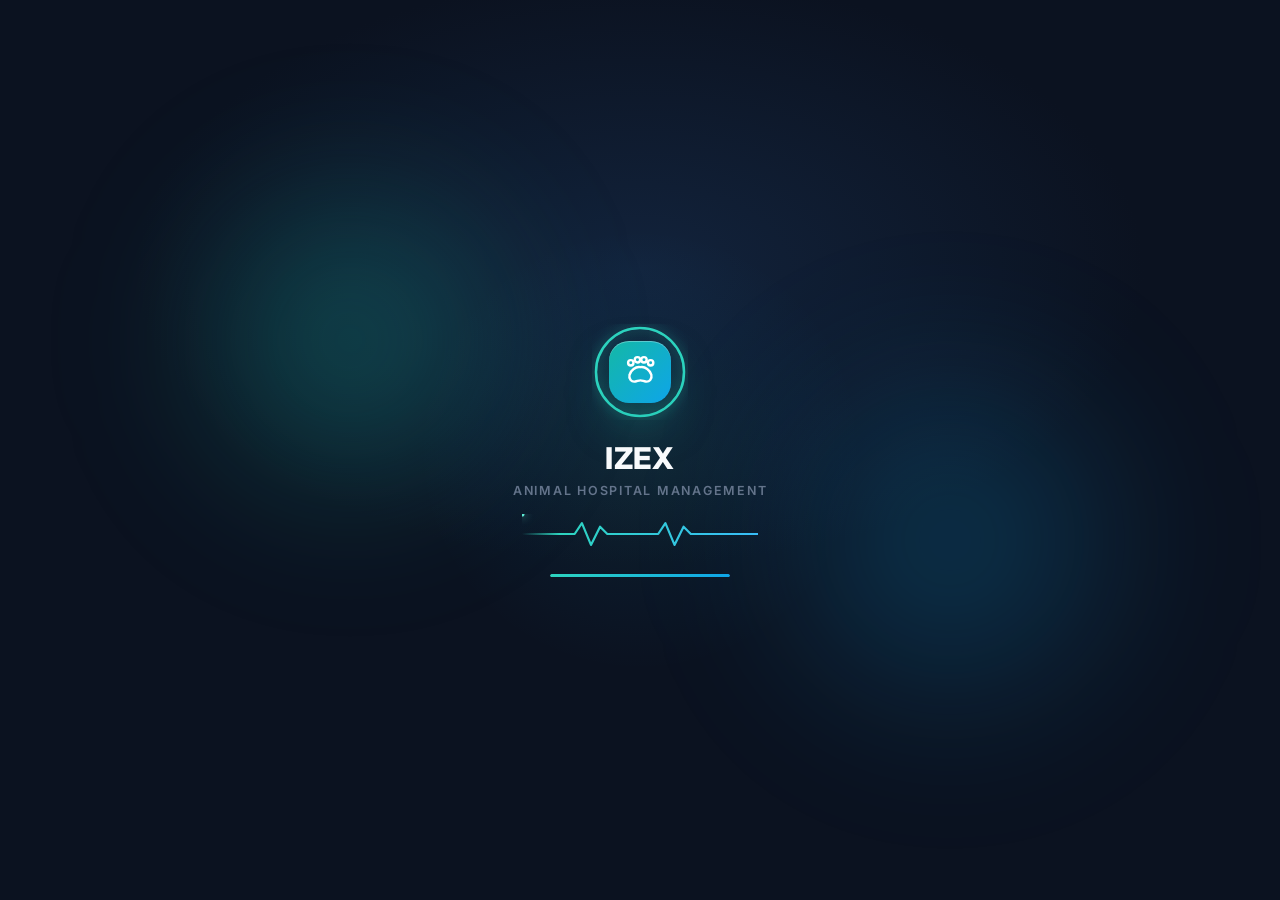
<file: index.html>
<!doctype html>
<html lang="en">
<head>
<meta charset="utf-8">
<meta name="viewport" content="width=device-width, initial-scale=1">
<title>IZEX — Animal Hospital Management</title>
<link rel="icon" type="image/svg+xml" href="favicon.svg">
<link rel="preconnect" href="https://fonts.googleapis.com">
<link rel="preconnect" href="https://fonts.gstatic.com" crossorigin>
<link href="https://fonts.googleapis.com/css2?family=Inter:wght@400;500;600;700;800&display=swap" rel="stylesheet">
<link rel="stylesheet" href="css/styles.css">
</head>
<body>

  <!-- Splash / opening animation -->
  <div class="splash" id="splash" aria-hidden="true">
    <div class="splash-glow"></div>
    <div class="splash-orb orb-a"></div>
    <div class="splash-orb orb-b"></div>
    <div class="splash-inner">
      <div class="splash-emblem">
        <span class="splash-pulse"></span>
        <svg class="splash-ring" viewBox="0 0 96 96" fill="none" aria-hidden="true">
          <circle class="ring-track" cx="48" cy="48" r="44"/>
          <circle class="ring-draw" cx="48" cy="48" r="44" pathLength="100"/>
        </svg>
        <div class="splash-logo">
          <svg viewBox="0 0 24 24" fill="none" stroke="currentColor" stroke-width="1.7" stroke-linecap="round" stroke-linejoin="round">
            <circle cx="5.5" cy="5.5" r="1.9"/><circle cx="10.2" cy="3.4" r="1.9"/><circle cx="14.8" cy="3.4" r="1.9"/><circle cx="19.5" cy="5.5" r="1.9"/>
            <path d="M12.3 8.6c-3.3-.7-6.9 2.2-7.7 5.4-.7 2.9 1.4 5.2 4.1 4.7 1.3-.2 2.4-.8 3.6-.8s2.3.6 3.6.8c2.7.5 4.8-1.8 4.1-4.7-.8-3.2-4.4-6.1-7.7-5.4Z"/>
          </svg>
        </div>
      </div>
      <div class="splash-name"><span>I</span><span>Z</span><span>E</span><span>X</span></div>
      <div class="splash-sub">Animal Hospital Management</div>
      <svg class="splash-ecg" viewBox="0 0 260 44" fill="none" preserveAspectRatio="none" aria-hidden="true">
        <defs>
          <linearGradient id="ecgGrad" x1="0" y1="0" x2="1" y2="0">
            <stop offset="0" stop-color="#2dd4bf" stop-opacity="0"/>
            <stop offset=".16" stop-color="#2dd4bf"/>
            <stop offset="1" stop-color="#38bdf8"/>
          </linearGradient>
        </defs>
        <path class="ecg-path" pathLength="100" d="M0 22 H58 L66 10 L76 34 L86 14 L94 22 H150 L158 10 L168 34 L178 14 L186 22 H260"
          stroke="url(#ecgGrad)" stroke-width="2.4" stroke-linecap="round" stroke-linejoin="round"/>
        <circle class="ecg-dot" cx="0" cy="0" r="2.8" fill="#5eead4">
          <animateMotion dur="1.7s" begin="2.05s" repeatCount="indefinite"
            path="M0 22 H58 L66 10 L76 34 L86 14 L94 22 H150 L158 10 L168 34 L178 14 L186 22 H260"/>
        </circle>
      </svg>
      <div class="splash-bar"><span></span></div>
    </div>
  </div>

  <!-- Route progress -->
  <div class="route-progress" id="routeProgress"></div>

  <!-- App shell -->
  <div class="app">
    <aside class="sidebar" id="sidebar"></aside>
    <div class="main">
      <header class="topbar" id="topbar"></header>
      <main class="content" id="content" tabindex="-1"></main>
    </div>
  </div>

  <!-- Overlays -->
  <div id="overlay-root"></div>
  <div id="toast-root" class="toast-root"></div>

  <script src="js/icons.js"></script>
  <script src="js/data.js"></script>
  <script src="js/store.js"></script>
  <script src="js/ui.js"></script>
  <script src="js/charts.js"></script>
  <script src="js/actions.js"></script>
  <script src="js/views/dashboard.js"></script>
  <script src="js/views/appointments.js"></script>
  <script src="js/views/clients.js"></script>
  <script src="js/views/patients.js"></script>
  <script src="js/views/records.js"></script>
  <script src="js/views/prescriptions.js"></script>
  <script src="js/views/inventory.js"></script>
  <script src="js/views/billing.js"></script>
  <script src="js/views/reports.js"></script>
  <script src="js/router.js"></script>
  <script src="js/app.js"></script>
</body>
</html>
</file>
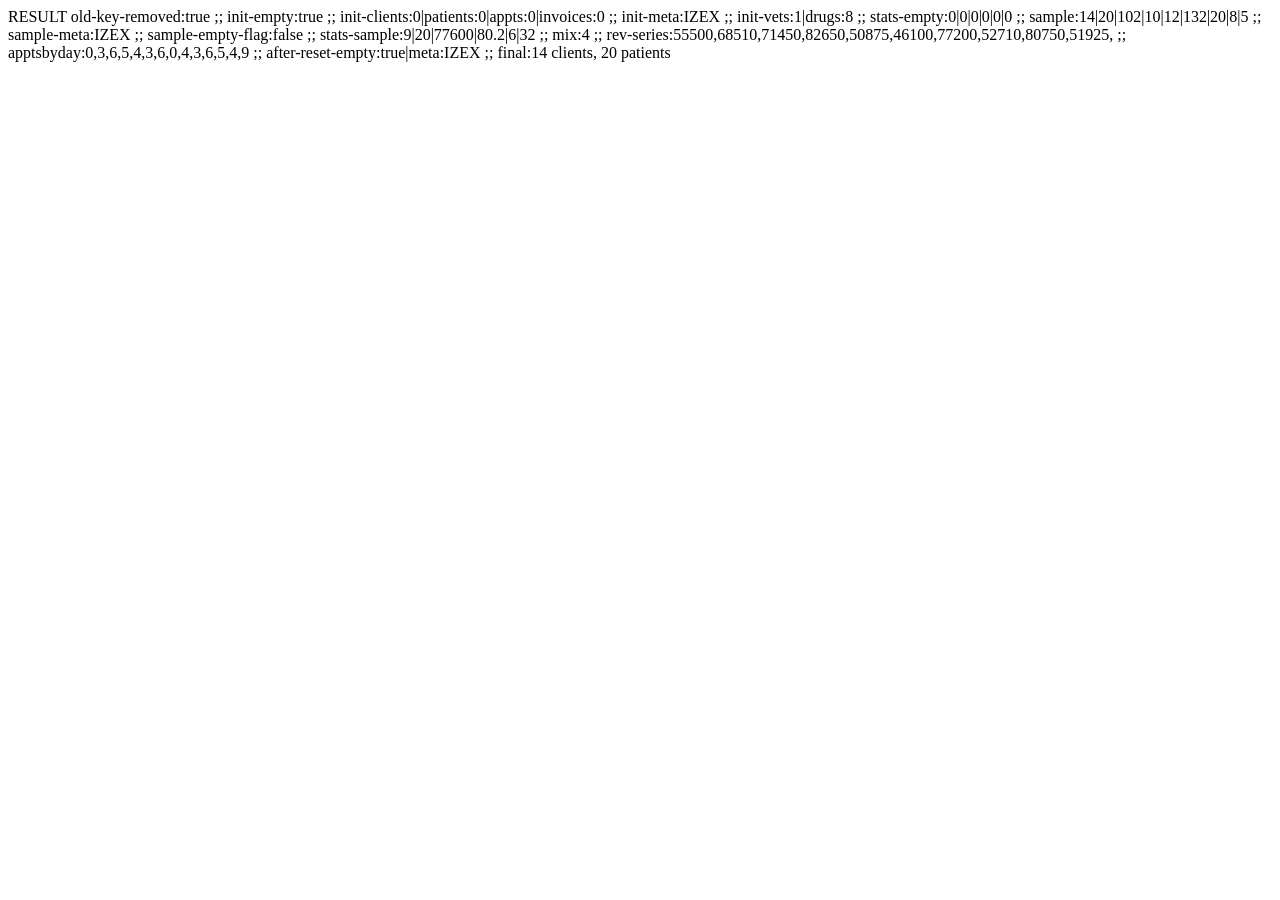
<file: _probe.html>
<!doctype html>
<html>
<head><meta charset="utf-8"><title>probe</title></head>
<body>
<div id="out">working</div>
<script src="js/data.js"></script>
<script src="js/store.js"></script>
<script>
try {
  var t = [];

  /* simulate a browser that still holds the old demo database */
  localStorage.clear();
  localStorage.setItem("vethms.db.v1", '{"clients":[{"id":"C-1"}],"patients":[{"id":"P-1"}]}');

  Store.init();
  t.push("old-key-removed:" + (localStorage.getItem("vethms.db.v1") === null));
  t.push("init-empty:" + Store.isEmpty());
  t.push("init-clients:" + Store.db.clients.length + "|patients:" + Store.db.patients.length + "|appts:" + Store.db.appointments.length + "|invoices:" + Store.db.invoices.length);
  t.push("init-meta:" + Store.db.meta.hospital);
  t.push("init-vets:" + Store.db.vets.length + "|drugs:" + Store.db.drugs.length);

  var s0 = Store.stats();
  t.push("stats-empty:" + s0.apptsToday + "|" + s0.patientsActive + "|" + s0.revenue30 + "|" + s0.revenueDelta + "|" + s0.lowStock + "|" + s0.overdue);

  Store.loadSample();
  var d = Store.db;
  t.push("sample:" + d.clients.length + "|" + d.patients.length + "|" + d.appointments.length + "|" + d.encounters.length + "|" + d.prescriptions.length + "|" + d.invoices.length + "|" + d.inventory.length + "|" + d.activity.length + "|" + d.notifications.length);
  t.push("sample-meta:" + d.meta.hospital);
  t.push("sample-empty-flag:" + Store.isEmpty());

  var s = Store.stats();
  t.push("stats-sample:" + s.apptsToday + "|" + s.patientsActive + "|" + s.revenue30 + "|" + s.revenueDelta + "|" + s.lowStock + "|" + s.overdue);
  t.push("mix:" + Store.speciesMix().length);
  t.push("rev-series:" + Store.revenueSeries(12).values.join(",").slice(0, 60));
  t.push("apptsbyday:" + Store.apptsByDay(14).values.join(","));

  Store.reset();
  t.push("after-reset-empty:" + Store.isEmpty() + "|meta:" + Store.db.meta.hospital);

  /* leave sample data in storage for the visual screenshot */
  Store.loadSample();
  t.push("final:" + Store.db.clients.length + " clients, " + Store.db.patients.length + " patients");

  document.getElementById("out").textContent = "RESULT " + t.join(" ;; ");
} catch (e) {
  document.getElementById("out").textContent = "ERROR " + (e && e.message ? e.message : String(e));
}
</script>
</body>
</html>
</file>
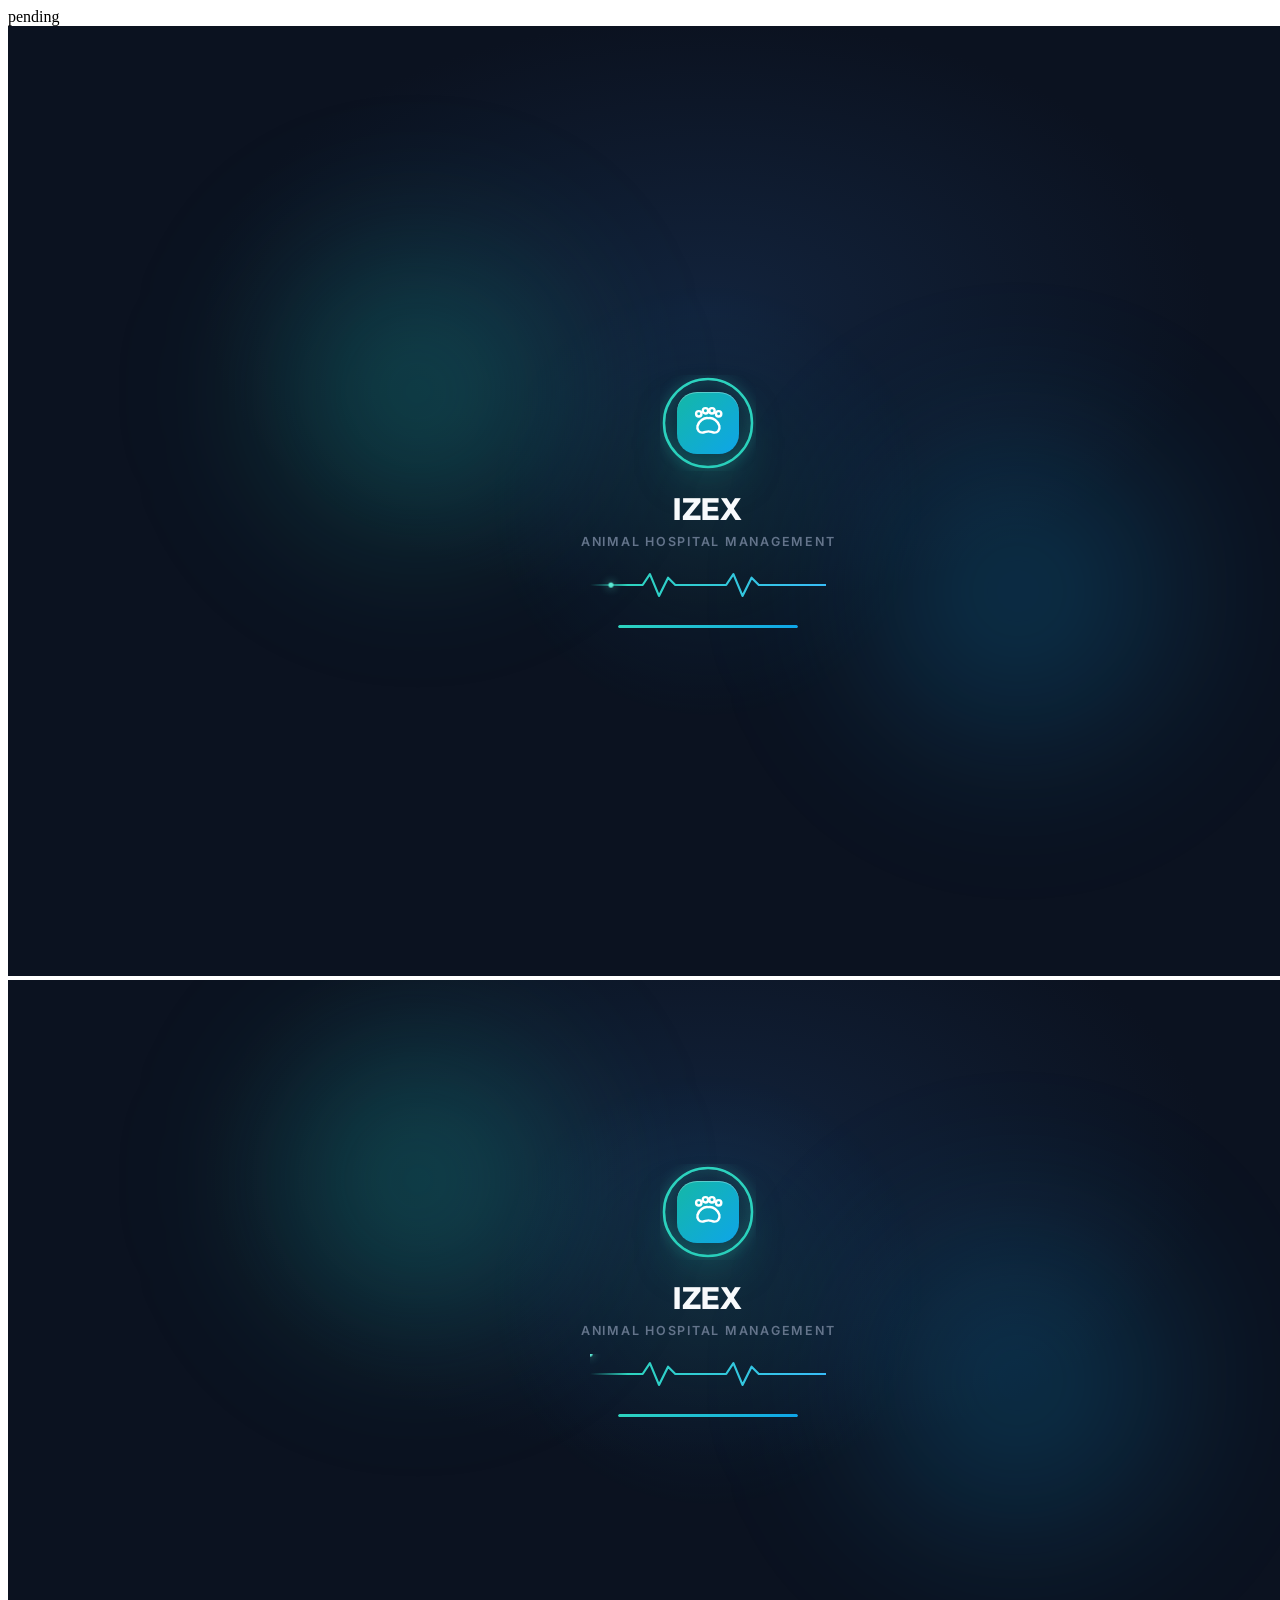
<file: _probe2.html>
<!doctype html>
<html>
<head><meta charset="utf-8"><title>probe2</title></head>
<body>
<div id="out">pending</div>
<iframe id="fr1" src="index.html" style="width:1400px;height:950px;border:0"></iframe>
<iframe id="fr2" src="index.html" style="width:1400px;height:620px;border:0"></iframe>
<script>
function measure(id) {
  var d = document.getElementById(id).contentDocument;
  var foot = d.querySelector(".sidebar-foot");
  var acts = d.querySelectorAll(".side-action");
  var last = acts[acts.length - 1];
  var winH = d.defaultView.innerHeight;
  var r = foot.getBoundingClientRect();
  var r2 = last.getBoundingClientRect();
  return "footTop=" + Math.round(r.top) + " footH=" + Math.round(r.height) +
    " winH=" + winH + " lastBottom=" + Math.round(r2.bottom) +
    " clipped=" + (r2.bottom > winH) + " text='" + last.textContent.trim() + "'";
}
setTimeout(function () {
  try {
    document.getElementById("out").textContent =
      "GEOM950 " + measure("fr1") + " ;; GEOM620 " + measure("fr2");
  } catch (e) {
    document.getElementById("out").textContent = "GEOMERR " + e.message;
  }
}, 5000);
</script>
</body>
</html>
</file>
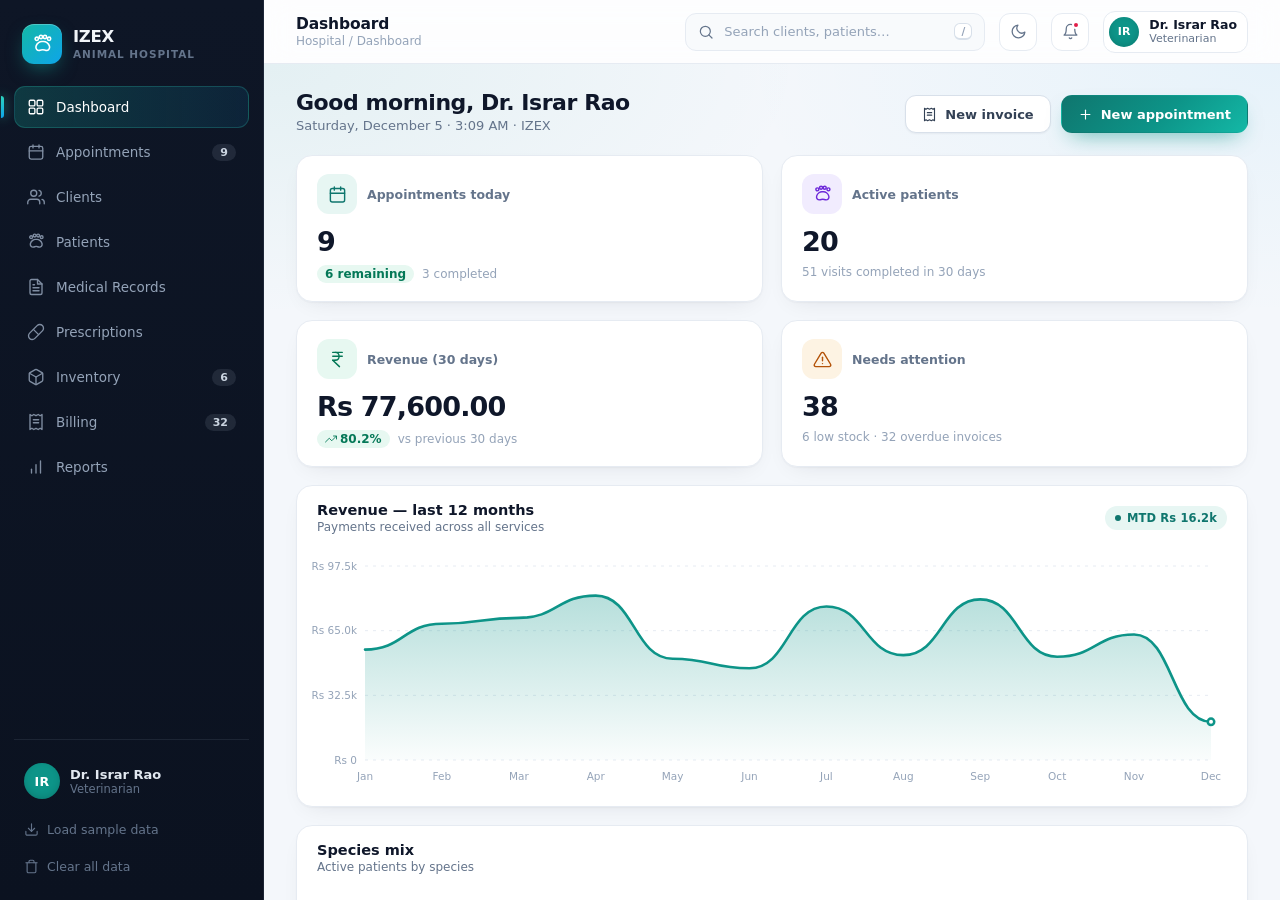
<file: _probe3.html>
<!doctype html>
<html lang="en">
<head>
<meta charset="utf-8">
<meta name="viewport" content="width=device-width, initial-scale=1">
<title>IZEX probe</title>
<link rel="stylesheet" href="css/styles.css">
</head>
<body>

  <div class="app">
    <aside class="sidebar" id="sidebar"></aside>
    <div class="main">
      <header class="topbar" id="topbar"></header>
      <main class="content" id="content" tabindex="-1"></main>
    </div>
  </div>

  <div id="overlay-root"></div>
  <div id="toast-root" class="toast-root"></div>

  <script src="js/icons.js"></script>
  <script src="js/data.js"></script>
  <script src="js/store.js"></script>
  <script src="js/ui.js"></script>
  <script src="js/charts.js"></script>
  <script src="js/actions.js"></script>
  <script src="js/views/dashboard.js"></script>
  <script src="js/views/appointments.js"></script>
  <script src="js/views/clients.js"></script>
  <script src="js/views/patients.js"></script>
  <script src="js/views/records.js"></script>
  <script src="js/views/prescriptions.js"></script>
  <script src="js/views/inventory.js"></script>
  <script src="js/views/billing.js"></script>
  <script src="js/views/reports.js"></script>
  <script src="js/router.js"></script>
  <script src="js/app.js"></script>

  <script>
  setTimeout(function () {
    try {
      var t = [];
      function R(el) { var r = el.getBoundingClientRect(); return Math.round(r.top) + ".." + Math.round(r.bottom); }
      t.push("winH:" + window.innerHeight + " clientH:" + document.documentElement.clientHeight + " scrollH:" + document.documentElement.scrollHeight);
      t.push("app:" + R(document.querySelector(".app")) + " h:" + getComputedStyle(document.querySelector(".app")).height);
      t.push("sidebar:" + R(document.getElementById("sidebar")) + " h:" + getComputedStyle(document.getElementById("sidebar")).height + " of:" + getComputedStyle(document.getElementById("sidebar")).overflowY);
      t.push("brand:" + R(document.querySelector(".brand")));
      t.push("nav:" + R(document.getElementById("mainNav")));
      t.push("foot:" + R(document.querySelector(".sidebar-foot")));
      document.querySelectorAll(".side-action").forEach(function (a, i) {
        t.push("act" + i + ":" + R(a) + " '" + a.textContent.trim() + "'");
      });
      document.title = "MEAS " + t.join(" | ");
    } catch (e) {
      document.title = "MEASERR " + e.message;
    }
  }, 3000);
  </script>
</body>
</html>
</file>
<file: css/styles.css>
/* ============================================================
   IZEX — Design System & Animations
   ============================================================ */

:root {
  --bg: #f4f7fb;
  --bg-grad-1: rgba(13, 148, 136, .07);
  --bg-grad-2: rgba(14, 165, 233, .06);
  --surface: #ffffff;
  --surface-2: #f8fafc;
  --surface-3: #f1f5f9;
  --border: #e6ebf2;
  --border-strong: #d8e0ea;
  --text: #0f172a;
  --text-2: #334155;
  --muted: #64748b;
  --faint: #94a3b8;

  --scrollbar: #c2cdda;
  --scrollbar-hover: #8fa0b8;

  --primary: #0d9488;
  --primary-2: #14b8a6;
  --primary-strong: #0f766e;
  --sky: #0ea5e9;
  --violet: #8b5cf6;
  --amber: #f59e0b;
  --rose: #e11d48;
  --green: #10b981;

  --c-teal-bg: #e7f6f3;   --c-teal-fg: #0f766e;
  --c-sky-bg: #e5f5fd;    --c-sky-fg: #0369a1;
  --c-violet-bg: #f1ecfe; --c-violet-fg: #6d28d9;
  --c-amber-bg: #fdf3e3;  --c-amber-fg: #b45309;
  --c-rose-bg: #fdeaf0;   --c-rose-fg: #be123c;
  --c-green-bg: #e7f8f1;  --c-green-fg: #047857;
  --c-slate-bg: #eef2f7;  --c-slate-fg: #475569;

  --sidebar-1: #0e1626;
  --sidebar-2: #0b1220;
  --sidebar-text: #94a3b8;
  --sidebar-border: rgba(148, 163, 184, .12);

  --shadow-sm: 0 1px 2px rgba(15, 23, 42, .05);
  --shadow: 0 1px 2px rgba(15, 23, 42, .04), 0 8px 24px -12px rgba(15, 23, 42, .12);
  --shadow-lg: 0 4px 12px rgba(15, 23, 42, .06), 0 24px 48px -16px rgba(15, 23, 42, .18);
  --ring: 0 0 0 3px rgba(13, 148, 136, .22);

  --radius: 16px;
  --radius-sm: 10px;
  --radius-xs: 8px;
  --ease: cubic-bezier(.22, .61, .36, 1);
  --ease-out: cubic-bezier(.16, 1, .3, 1);
}

[data-theme="dark"] {
  --bg: #0b1220;
  --bg-grad-1: rgba(13, 148, 136, .09);
  --bg-grad-2: rgba(14, 165, 233, .07);
  --surface: #101a2e;
  --surface-2: #0e1728;
  --surface-3: #16223a;
  --border: rgba(148, 163, 184, .16);
  --border-strong: rgba(148, 163, 184, .26);
  --text: #e8eef8;
  --text-2: #c3cede;
  --muted: #8fa0b8;
  --faint: #64748b;

  --scrollbar: rgba(148, 163, 184, .44);
  --scrollbar-hover: rgba(148, 163, 184, .72);

  --c-teal-bg: rgba(20, 184, 166, .16);   --c-teal-fg: #5eead4;
  --c-sky-bg: rgba(14, 165, 233, .16);    --c-sky-fg: #7dd3fc;
  --c-violet-bg: rgba(139, 92, 246, .18); --c-violet-fg: #c4b5fd;
  --c-amber-bg: rgba(245, 158, 11, .16);  --c-amber-fg: #fcd34d;
  --c-rose-bg: rgba(225, 29, 72, .17);    --c-rose-fg: #fda4af;
  --c-green-bg: rgba(16, 185, 129, .16);  --c-green-fg: #6ee7b7;
  --c-slate-bg: rgba(148, 163, 184, .14); --c-slate-fg: #cbd5e1;

  --shadow-sm: 0 1px 2px rgba(0, 0, 0, .35);
  --shadow: 0 1px 2px rgba(0, 0, 0, .3), 0 10px 28px -14px rgba(0, 0, 0, .55);
  --shadow-lg: 0 6px 16px rgba(0, 0, 0, .4), 0 28px 56px -18px rgba(0, 0, 0, .65);
}

/* ---------- Reset / base ---------- */

* { box-sizing: border-box; }
html, body { height: 100%; }
body {
  margin: 0;
  font-family: "Inter", "Segoe UI", system-ui, -apple-system, sans-serif;
  font-size: 14px;
  color: var(--text);
  background: var(--bg);
  -webkit-font-smoothing: antialiased;
  overflow: hidden;
}
h1, h2, h3, h4 { margin: 0; font-weight: 700; letter-spacing: -.01em; }
p { margin: 0; }
a { color: var(--primary); text-decoration: none; }
button { font-family: inherit; }
input, select, textarea { font-family: inherit; }
:focus-visible { outline: 2px solid var(--primary); outline-offset: 2px; border-radius: 6px; }

::-webkit-scrollbar { width: 12px; height: 12px; }
::-webkit-scrollbar-track { background: transparent; }
::-webkit-scrollbar-thumb {
  background: var(--scrollbar);
  border-radius: 99px;
  border: 2px solid transparent;
  background-clip: padding-box;
}
::-webkit-scrollbar-thumb:hover,
::-webkit-scrollbar-thumb:active { background: var(--scrollbar-hover); background-clip: padding-box; }
::-webkit-scrollbar-corner { background: transparent; }

/* ---------- App layout ---------- */

.app {
  display: grid;
  grid-template-columns: 264px 1fr;
  grid-template-rows: minmax(0, 1fr);
  height: 100vh;
}
.main { display: flex; flex-direction: column; min-width: 0; min-height: 0; }

.content {
  flex: 1;
  min-height: 0;
  overflow-y: auto;
  padding: 26px 32px 48px;
  background:
    radial-gradient(900px 420px at 0% 0%, var(--bg-grad-1), transparent 60%),
    radial-gradient(900px 420px at 100% 0%, var(--bg-grad-2), transparent 60%),
    var(--bg);
}
.content.page-exit { opacity: 0; transform: translateY(10px); transition: opacity .16s ease, transform .16s ease; }
.view-enter { animation: fadeUp .42s var(--ease-out) backwards; }

/* ---------- Sidebar ---------- */

.sidebar {
  background: linear-gradient(180deg, var(--sidebar-1), var(--sidebar-2));
  border-right: 1px solid var(--sidebar-border);
  display: flex;
  flex-direction: column;
  padding: 18px 14px;
  position: relative;
  z-index: 20;
  overflow-y: auto;
}
.brand {
  display: flex;
  align-items: center;
  gap: 11px;
  padding: 6px 8px 18px;
}
.brand-badge {
  width: 40px; height: 40px;
  border-radius: 12px;
  display: grid; place-items: center;
  color: #fff;
  background: linear-gradient(135deg, #14b8a6, #0ea5e9);
  box-shadow: 0 8px 20px -6px rgba(20, 184, 166, .55), inset 0 1px 0 rgba(255,255,255,.25);
  animation: badgeIn .7s var(--ease-out) both;
}
.brand-name { color: #f1f5f9; font-size: 16.5px; font-weight: 800; letter-spacing: -.02em; line-height: 1.1; }
.brand-sub { color: #64748b; font-size: 10.5px; font-weight: 600; letter-spacing: .09em; text-transform: uppercase; margin-top: 2px; }

.nav { position: relative; display: flex; flex-direction: column; gap: 3px; margin-top: 4px; }
.nav-pill {
  position: absolute;
  left: 0; right: 0; top: 0;
  height: 42px;
  border-radius: 11px;
  background: linear-gradient(90deg, rgba(20, 184, 166, .22), rgba(14, 165, 233, .10));
  border: 1px solid rgba(45, 212, 191, .22);
  transition: transform .38s var(--ease), opacity .3s ease;
  pointer-events: none;
}
.nav-pill::before {
  content: "";
  position: absolute; left: -14px; top: 9px; bottom: 9px; width: 3px;
  border-radius: 0 3px 3px 0;
  background: linear-gradient(180deg, #2dd4bf, #0ea5e9);
  box-shadow: 0 0 12px rgba(45, 212, 191, .8);
}
.nav-item {
  display: flex; align-items: center; gap: 11px;
  height: 42px; padding: 0 12px;
  border-radius: 11px;
  color: var(--sidebar-text);
  font-weight: 500; font-size: 13.5px;
  cursor: pointer;
  border: 1px solid transparent;
  transition: color .2s ease, background .2s ease, transform .2s ease;
  user-select: none;
  position: relative;
  z-index: 1;
}
.nav-item svg { flex: none; opacity: .85; transition: transform .24s var(--ease); }
.nav-item:hover { color: #e2e8f0; background: rgba(148, 163, 184, .07); }
.nav-item:hover svg { transform: translateX(1px) scale(1.06); }
.nav-item.active { color: #ffffff; }
.nav-item.active svg { opacity: 1; }
.nav-count {
  margin-left: auto; font-size: 11px; font-weight: 700;
  background: rgba(148, 163, 184, .15); color: #cbd5e1;
  border-radius: 999px; padding: 2px 8px;
}
.nav-item.active .nav-count { background: rgba(45, 212, 191, .2); color: #99f6e4; }

.sidebar-foot { margin-top: auto; padding-top: 14px; border-top: 1px solid var(--sidebar-border); }
.side-user {
  display: flex; align-items: center; gap: 10px;
  padding: 9px 10px; border-radius: 12px;
  transition: background .2s ease;
}
.side-user:hover { background: rgba(148, 163, 184, .07); }
.side-user-name { color: #e2e8f0; font-size: 13px; font-weight: 600; }
.side-user-role { color: #64748b; font-size: 11.5px; }
.side-action {
  margin-top: 6px;
  display: flex; align-items: center; gap: 8px;
  padding: 8px 10px; border-radius: 10px;
  color: #64748b; font-size: 12.5px; font-weight: 500; cursor: pointer;
  transition: color .2s ease, background .2s ease;
}
.side-action:hover { color: #e2e8f0; background: rgba(148, 163, 184, .07); }

/* ---------- Topbar ---------- */

.topbar {
  height: 64px;
  display: flex; align-items: center; gap: 14px;
  padding: 0 32px;
  background: color-mix(in srgb, var(--surface) 78%, transparent);
  backdrop-filter: blur(14px);
  -webkit-backdrop-filter: blur(14px);
  border-bottom: 1px solid var(--border);
  position: relative;
  z-index: 15;
}
.topbar-title { font-size: 15.5px; font-weight: 700; letter-spacing: -.01em; }
.topbar-crumb { color: var(--faint); font-size: 12px; font-weight: 500; margin-top: 1px; }
.topbar-spacer { flex: 1; }

.search-wrap { position: relative; width: 300px; }
.search-box {
  display: flex; align-items: center; gap: 8px;
  height: 38px; padding: 0 12px;
  background: var(--surface-2);
  border: 1px solid var(--border);
  border-radius: 11px;
  color: var(--muted);
  transition: border-color .2s ease, box-shadow .2s ease, background .2s ease;
}
.search-box:focus-within { border-color: var(--primary); box-shadow: var(--ring); background: var(--surface); }
.search-box input {
  border: 0; outline: 0; background: transparent; flex: 1;
  color: var(--text); font-size: 13px;
}
.search-box input::placeholder { color: var(--faint); }
.kbd {
  font-size: 10.5px; font-weight: 600; color: var(--faint);
  border: 1px solid var(--border-strong); border-bottom-width: 2px;
  border-radius: 6px; padding: 1px 6px; background: var(--surface);
}

.icon-btn {
  width: 38px; height: 38px; flex: none;
  display: grid; place-items: center;
  border: 1px solid var(--border);
  border-radius: 11px;
  background: var(--surface);
  color: var(--muted);
  cursor: pointer;
  position: relative;
  transition: color .2s ease, border-color .2s ease, box-shadow .2s ease, transform .15s ease;
}
.icon-btn:hover { color: var(--text); border-color: var(--border-strong); box-shadow: var(--shadow-sm); }
.icon-btn:active { transform: scale(.94); }
.badge-dot {
  position: absolute; top: 7px; right: 8px;
  width: 8px; height: 8px; border-radius: 50%;
  background: var(--rose);
  border: 2px solid var(--surface);
  animation: pulse 2.2s ease infinite;
}
.topbar-avatar { margin-left: 4px; }

.user-chip {
  display: flex; align-items: center; gap: 10px;
  padding: 5px 10px 5px 5px;
  border: 1px solid var(--border); border-radius: 12px;
  background: var(--surface); cursor: pointer;
  color: var(--text);
  transition: border-color .2s ease, box-shadow .2s ease;
}
.user-chip:hover { border-color: var(--border-strong); box-shadow: var(--shadow-sm); }
.user-chip-name { font-size: 12.5px; font-weight: 600; line-height: 1.15; color: var(--text); }
.user-chip-role { font-size: 11px; color: var(--muted); }

/* ---------- Popovers (notifications, search palettes) ---------- */

.popover {
  position: absolute; top: calc(100% + 8px); right: 0;
  width: 380px; max-height: 440px; overflow: auto;
  background: var(--surface);
  border: 1px solid var(--border);
  border-radius: 14px;
  box-shadow: var(--shadow-lg);
  z-index: 60;
  animation: popIn .22s var(--ease-out) both;
  transform-origin: top right;
}
.popover.centered { right: auto; left: 0; }
.pop-head {
  display: flex; align-items: center; justify-content: space-between;
  padding: 13px 16px; border-bottom: 1px solid var(--border);
  position: sticky; top: 0; background: var(--surface); z-index: 2;
}
.pop-title { font-weight: 700; font-size: 13.5px; }
.pop-action { font-size: 12px; font-weight: 600; color: var(--primary); cursor: pointer; }
.pop-action:hover { color: var(--primary-strong); }
.pop-empty { padding: 28px; text-align: center; color: var(--faint); font-size: 13px; }
.pop-row {
  display: flex; gap: 11px; align-items: flex-start;
  padding: 12px 16px; cursor: pointer;
  border-bottom: 1px solid var(--border);
  transition: background .15s ease;
}
.pop-row:last-child { border-bottom: 0; }
.pop-row:hover { background: var(--surface-2); }
.pop-row-title { font-size: 13px; font-weight: 600; }
.pop-row-sub { font-size: 12px; color: var(--muted); margin-top: 1px; }
.pop-row-time { font-size: 11px; color: var(--faint); margin-top: 3px; }

/* ---------- Page header ---------- */

.page-head {
  display: flex; align-items: flex-end; gap: 16px;
  margin-bottom: 22px;
  animation: fadeUp .45s var(--ease-out) both;
}
.page-title { font-size: 22px; font-weight: 800; letter-spacing: -.02em; }
.page-sub { color: var(--muted); font-size: 13px; margin-top: 3px; }
.page-actions { margin-left: auto; display: flex; gap: 10px; }

/* ---------- Cards ---------- */

.card {
  background: var(--surface);
  border: 1px solid var(--border);
  border-radius: var(--radius);
  box-shadow: var(--shadow);
  transition: transform .28s var(--ease), box-shadow .28s var(--ease), border-color .28s ease;
  position: relative;
}
.card.hoverable:hover { transform: translateY(-3px); box-shadow: var(--shadow-lg); border-color: var(--border-strong); }
.card-head {
  display: flex; align-items: center; gap: 10px;
  padding: 16px 20px 0;
}
.card-title { font-size: 14.5px; font-weight: 700; }
.card-sub { font-size: 12px; color: var(--muted); margin-top: 2px; }
.card-actions { margin-left: auto; display: flex; gap: 8px; align-items: center; }
.card-body { padding: 16px 20px 20px; }
.card-pad { padding: 20px; }

.grid { display: grid; gap: 18px; }
.grid > * { min-width: 0; }
.grid-4 { grid-template-columns: repeat(4, 1fr); }
.grid-3 { grid-template-columns: repeat(3, 1fr); }
.grid-2 { grid-template-columns: repeat(2, 1fr); }
.grid-cards { grid-template-columns: repeat(auto-fill, minmax(300px, 1fr)); }
.grid-32 { grid-template-columns: 2fr 1fr; }
.grid-23 { grid-template-columns: 1fr 2fr; }
.span-2 { grid-column: span 2; }
.mt-18 { margin-top: 18px; }
.mt-10 { margin-top: 10px; }
.row { display: flex; align-items: center; gap: 10px; }
.row.wrap { flex-wrap: wrap; }
.grow { flex: 1; min-width: 0; }

/* ---------- KPI cards ---------- */

.kpi { padding: 18px 20px; overflow: hidden; }
.kpi-top { display: flex; align-items: center; gap: 10px; }
.kpi-icon {
  width: 40px; height: 40px; border-radius: 12px;
  display: grid; place-items: center; flex: none;
}
.kpi-label { color: var(--muted); font-size: 12.5px; font-weight: 600; }
.kpi-value {
  font-size: 27px; font-weight: 800; letter-spacing: -.03em;
  margin-top: 12px; font-variant-numeric: tabular-nums;
}
.kpi-foot { display: flex; align-items: center; gap: 8px; margin-top: 8px; }
.kpi-delta {
  display: inline-flex; align-items: center; gap: 3px;
  font-size: 12px; font-weight: 700;
  padding: 2px 8px; border-radius: 999px;
}
.kpi-delta.up { color: var(--c-green-fg); background: var(--c-green-bg); }
.kpi-delta.down { color: var(--c-rose-fg); background: var(--c-rose-bg); }
.kpi-note { color: var(--faint); font-size: 12px; }

/* ---------- Buttons ---------- */

.btn {
  position: relative; overflow: hidden;
  display: inline-flex; align-items: center; justify-content: center; gap: 8px;
  height: 38px; padding: 0 16px;
  border-radius: 11px;
  border: 1px solid transparent;
  font-size: 13px; font-weight: 600;
  cursor: pointer;
  transition: transform .15s var(--ease), box-shadow .25s var(--ease), background .2s ease, border-color .2s ease, color .2s ease, filter .2s ease;
  white-space: nowrap;
  user-select: none;
}
.btn:active { transform: scale(.97); }
.btn svg { flex: none; }

.btn-primary {
  color: #fff;
  background: linear-gradient(135deg, #0f766e, #0d9488 55%, #14b8a6);
  box-shadow: 0 10px 22px -10px rgba(13, 148, 136, .7);
}
.btn-primary:hover { filter: brightness(1.08); box-shadow: 0 12px 26px -10px rgba(13, 148, 136, .8); }

.btn-outline {
  color: var(--text-2);
  background: var(--surface);
  border-color: var(--border-strong);
  box-shadow: var(--shadow-sm);
}
.btn-outline:hover { border-color: var(--primary); color: var(--primary-strong); }

.btn-ghost { color: var(--muted); background: transparent; }
.btn-ghost:hover { color: var(--text); background: var(--surface-3); }

.btn-danger-outline { color: var(--c-rose-fg); background: var(--surface); border-color: var(--border-strong); }
.btn-danger-outline:hover { border-color: rgba(225, 29, 72, .5); background: var(--c-rose-bg); }

.del-icon { flex: none; width: 40px; height: 40px; border-radius: 12px; display: grid; place-items: center; background: var(--c-rose-bg); color: var(--c-rose-fg); }
.del-summary { margin-top: 14px; border: 1px solid var(--border); border-radius: 12px; overflow: hidden; background: var(--surface-2); }
.del-summary .del-row { display: flex; align-items: center; justify-content: space-between; gap: 12px; padding: 8px 13px; font-size: 12.5px; border-bottom: 1px solid var(--border); }
.del-summary .del-row:last-child { border-bottom: 0; }
.del-summary .del-row b { font-variant-numeric: tabular-nums; }

.btn-danger { color: #fff; background: linear-gradient(135deg, #be123c, #e11d48); box-shadow: 0 10px 22px -10px rgba(225, 29, 72, .6); }
.btn-danger:hover { filter: brightness(1.07); }

.btn-sm { height: 32px; padding: 0 12px; font-size: 12.5px; border-radius: 9px; }
.btn-xs { height: 27px; padding: 0 10px; font-size: 12px; border-radius: 8px; }

.ripple {
  position: absolute; border-radius: 50%;
  background: rgba(255, 255, 255, .5);
  transform: scale(0); opacity: .8;
  animation: ripple .6s ease-out forwards;
  pointer-events: none;
}
.btn-outline .ripple, .btn-ghost .ripple { background: rgba(13, 148, 136, .18); }

/* ---------- Chips / badges ---------- */

.chip {
  display: inline-flex; align-items: center; gap: 6px;
  height: 24px; padding: 0 10px;
  border-radius: 999px;
  font-size: 11.5px; font-weight: 700;
  letter-spacing: .01em;
  white-space: nowrap;
}
.chip svg { width: 12px; height: 12px; }
.chip .dot { width: 6px; height: 6px; border-radius: 50%; background: currentColor; }
.chip-teal   { background: var(--c-teal-bg);   color: var(--c-teal-fg); }
.chip-sky    { background: var(--c-sky-bg);    color: var(--c-sky-fg); }
.chip-violet { background: var(--c-violet-bg); color: var(--c-violet-fg); }
.chip-amber  { background: var(--c-amber-bg);  color: var(--c-amber-fg); }
.chip-rose   { background: var(--c-rose-bg);   color: var(--c-rose-fg); }
.chip-green  { background: var(--c-green-bg);  color: var(--c-green-fg); }
.chip-slate  { background: var(--c-slate-bg);  color: var(--c-slate-fg); }

.filter-chips { display: flex; gap: 8px; flex-wrap: wrap; }
.filter-chip {
  height: 32px; padding: 0 14px;
  display: inline-flex; align-items: center; gap: 7px;
  border-radius: 999px;
  border: 1px solid var(--border);
  background: var(--surface);
  color: var(--muted);
  font-size: 12.5px; font-weight: 600;
  cursor: pointer;
  transition: all .2s ease;
}
.filter-chip:hover { border-color: var(--border-strong); color: var(--text-2); }
.filter-chip.active {
  background: linear-gradient(135deg, #0f766e, #0d9488);
  border-color: transparent; color: #fff;
  box-shadow: 0 6px 16px -8px rgba(13, 148, 136, .8);
}
.filter-chip .count {
  font-size: 10.5px; font-weight: 700; padding: 1px 7px; border-radius: 999px;
  background: var(--surface-3); color: var(--muted);
}
.filter-chip.active .count { background: rgba(255, 255, 255, .2); color: #fff; }

/* ---------- Avatars ---------- */

.avatar {
  width: 36px; height: 36px; border-radius: 50%;
  display: grid; place-items: center;
  color: #fff; font-weight: 700; font-size: 12.5px;
  flex: none; letter-spacing: .02em;
  box-shadow: inset 0 -2px 6px rgba(0, 0, 0, .14);
}
.avatar-sm { width: 30px; height: 30px; font-size: 11px; }
.avatar-lg { width: 56px; height: 56px; font-size: 18px; }
.avatar-sq { border-radius: 12px; }

/* ---------- Tables ---------- */

.tbl-wrap { overflow-x: auto; }
.tbl { width: 100%; border-collapse: collapse; }
.tbl th {
  text-align: left; font-size: 11px; font-weight: 700;
  text-transform: uppercase; letter-spacing: .07em;
  color: var(--faint);
  padding: 10px 16px;
  border-bottom: 1px solid var(--border);
  white-space: nowrap;
}
.tbl td {
  padding: 12px 16px;
  border-bottom: 1px solid var(--border);
  font-size: 13px; color: var(--text-2);
  vertical-align: middle;
}
.tbl tbody tr { transition: background .16s ease; cursor: pointer; }
.tbl tbody tr:hover { background: var(--surface-2); }
.tbl tbody tr:last-child td { border-bottom: 0; }
.tbl .cell-main { font-weight: 600; color: var(--text); }
.tbl .cell-sub { font-size: 12px; color: var(--muted); margin-top: 1px; }
.tbl .num { text-align: right; font-variant-numeric: tabular-nums; }
.tbl th.num { text-align: right; }
.cell-flex { display: flex; align-items: center; gap: 10px; }

tr.row-new { animation: rowFlash 1.6s ease backwards; }

/* ---------- Forms ---------- */

.field { margin-bottom: 14px; }
.field label {
  display: block;
  font-size: 12px; font-weight: 700; color: var(--text-2);
  margin-bottom: 6px;
  letter-spacing: .01em;
}
.field .hint { font-size: 11.5px; color: var(--faint); margin-top: 5px; }
.input, .select, .textarea {
  width: 100%;
  height: 38px; padding: 0 12px;
  border: 1px solid var(--border-strong);
  border-radius: 10px;
  background: var(--surface);
  color: var(--text);
  font-size: 13.5px;
  transition: border-color .2s ease, box-shadow .2s ease;
  appearance: none;
}
.textarea { height: auto; min-height: 84px; padding: 10px 12px; resize: vertical; line-height: 1.55; }
.input:focus, .select:focus, .textarea:focus { outline: 0; border-color: var(--primary); box-shadow: var(--ring); }
.select {
  background-image: url("data:image/svg+xml;utf8,<svg xmlns='http://www.w3.org/2000/svg' width='14' height='14' viewBox='0 0 24 24' fill='none' stroke='%2364748b' stroke-width='2.2' stroke-linecap='round' stroke-linejoin='round'><polyline points='6 9 12 15 18 9'/></svg>");
  background-repeat: no-repeat;
  background-position: right 11px center;
  padding-right: 34px;
}
.input-icon { position: relative; }
.input-icon svg { position: absolute; left: 11px; top: 11px; color: var(--faint); pointer-events: none; }
.input-icon .input { padding-left: 36px; }
.field-row { display: grid; grid-template-columns: 1fr 1fr; gap: 12px; }
.field-row-3 { display: grid; grid-template-columns: 1fr 1fr 1fr; gap: 12px; }

.switch { display: inline-flex; align-items: center; gap: 8px; cursor: pointer; font-size: 12.5px; font-weight: 600; color: var(--text-2); }

/* ---------- Empty state ---------- */

.empty {
  padding: 46px 20px; text-align: center;
  animation: fadeUp .4s var(--ease-out) both;
}
.empty-icon {
  width: 60px; height: 60px; margin: 0 auto 14px;
  border-radius: 18px; display: grid; place-items: center;
  background: var(--surface-3); color: var(--faint);
}
.empty-title { font-weight: 700; font-size: 14.5px; }
.empty-sub { color: var(--muted); font-size: 12.5px; margin-top: 4px; }

/* ---------- Skeletons ---------- */

.skel {
  border-radius: 8px;
  background: linear-gradient(100deg, var(--surface-3) 40%, var(--border) 50%, var(--surface-3) 60%);
  background-size: 220% 100%;
  animation: shimmer 1.4s linear infinite;
}

/* ---------- Modal / drawer / confirm ---------- */

.overlay {
  position: fixed; inset: 0; z-index: 100;
  background: rgba(9, 14, 26, .45);
  backdrop-filter: blur(5px);
  -webkit-backdrop-filter: blur(5px);
  opacity: 0;
  transition: opacity .26s ease;
}
.overlay.open { opacity: 1; }

.modal-wrap {
  position: fixed; inset: 0; z-index: 101;
  display: grid; place-items: center;
  padding: 26px;
  pointer-events: none;
}
.modal {
  pointer-events: auto;
  width: 100%; max-width: 560px;
  max-height: calc(100vh - 60px);
  display: flex; flex-direction: column;
  background: var(--surface);
  border: 1px solid var(--border);
  border-radius: 18px;
  box-shadow: var(--shadow-lg);
  opacity: 0; transform: translateY(14px) scale(.965);
  transition: opacity .28s var(--ease-out), transform .28s var(--ease-out);
}
.modal.in { opacity: 1; transform: translateY(0) scale(1); }
.modal-lg { max-width: 720px; }
.modal-xl { max-width: 880px; }
.modal-head {
  display: flex; align-items: center; gap: 12px;
  padding: 18px 22px 14px;
  border-bottom: 1px solid var(--border);
}
.modal-title { font-size: 16px; font-weight: 700; letter-spacing: -.01em; }
.modal-sub { font-size: 12.5px; color: var(--muted); margin-top: 2px; }
.modal-close { margin-left: auto; }
.modal-body { padding: 20px 22px; overflow-y: auto; }
.modal-foot {
  display: flex; justify-content: flex-end; gap: 10px;
  padding: 14px 22px 18px;
  border-top: 1px solid var(--border);
}

.drawer-wrap { position: fixed; inset: 0; z-index: 101; pointer-events: none; }
.drawer {
  pointer-events: auto;
  position: absolute; top: 0; right: 0; bottom: 0;
  width: 480px; max-width: 92vw;
  background: var(--surface);
  border-left: 1px solid var(--border);
  box-shadow: var(--shadow-lg);
  display: flex; flex-direction: column;
  transform: translateX(40px); opacity: 0;
  transition: transform .34s var(--ease-out), opacity .3s ease;
}
.drawer.in { transform: translateX(0); opacity: 1; }
.drawer-head {
  padding: 20px 24px 16px;
  border-bottom: 1px solid var(--border);
}
.drawer-body { flex: 1; overflow-y: auto; padding: 20px 24px 28px; }
.drawer-foot { padding: 14px 24px; border-top: 1px solid var(--border); display: flex; flex-wrap: wrap; gap: 10px; justify-content: flex-end; }

.stagger > * { animation: fadeUp .5s var(--ease-out) backwards; animation-delay: calc(min(var(--i, 0), 18) * 42ms); }

/* ---------- Toasts ---------- */

.toast-root {
  position: fixed; top: 18px; right: 18px; z-index: 200;
  display: flex; flex-direction: column; gap: 10px;
  pointer-events: none;
}
.toast {
  pointer-events: auto;
  display: flex; align-items: flex-start; gap: 11px;
  width: 340px; padding: 13px 15px;
  background: var(--surface);
  border: 1px solid var(--border);
  border-radius: 13px;
  box-shadow: var(--shadow-lg);
  position: relative; overflow: hidden;
  transform: translateX(24px); opacity: 0;
  transition: transform .34s var(--ease-out), opacity .3s ease;
}
.toast.in { transform: translateX(0); opacity: 1; }
.toast.out { transform: translateX(24px); opacity: 0; }
.toast-icon {
  width: 30px; height: 30px; border-radius: 9px;
  display: grid; place-items: center; flex: none;
}
.toast-title { font-size: 13px; font-weight: 700; }
.toast-msg { font-size: 12.5px; color: var(--muted); margin-top: 2px; line-height: 1.45; }
.toast-close { margin-left: auto; color: var(--faint); cursor: pointer; padding: 2px; border: 0; background: none; }
.toast-close:hover { color: var(--text); }
.toast-progress {
  position: absolute; left: 0; bottom: 0; height: 2.5px;
  background: linear-gradient(90deg, var(--primary-2), var(--sky));
  animation: toastbar 3.6s linear forwards;
}

/* ---------- Route progress ---------- */

.route-progress {
  position: fixed; top: 0; left: 0; height: 3px; width: 0%;
  background: linear-gradient(90deg, #2dd4bf, #0ea5e9, #8b5cf6);
  z-index: 300;
  border-radius: 0 3px 3px 0;
  box-shadow: 0 0 10px rgba(45, 212, 191, .7);
  opacity: 0;
  transition: width .45s var(--ease), opacity .3s ease;
}
.route-progress.active { opacity: 1; }

/* ---------- Splash (opening animation) ---------- */

.splash {
  position: fixed; inset: 0; z-index: 400;
  display: grid; place-items: center;
  background: radial-gradient(720px 420px at 50% 30%, #12233c, #0b1220 70%);
  transition: opacity .5s ease, visibility .5s ease;
}
.splash.done { opacity: 0; visibility: hidden; }
.splash.done .splash-inner { opacity: 0; transform: translateY(-16px) scale(.985); }
.splash-glow {
  position: absolute; width: 460px; height: 460px; border-radius: 50%;
  background: radial-gradient(circle, rgba(45, 212, 191, .16), rgba(14, 165, 233, .06) 45%, transparent 68%);
  opacity: 0;
  animation: spGlow 2.4s var(--ease-out) .05s both;
}
.splash-orb {
  position: absolute; border-radius: 50%; filter: blur(64px);
  opacity: 0; pointer-events: none;
}
.splash-orb.orb-a {
  width: 420px; height: 420px; left: calc(50% - 500px); top: calc(50% - 320px);
  background: radial-gradient(circle, rgba(20, 184, 166, .34), transparent 70%);
  animation: spOrbIn 1s ease .15s forwards, orbDriftA 9s ease-in-out 1.2s infinite alternate;
}
.splash-orb.orb-b {
  width: 460px; height: 460px; right: calc(50% - 540px); top: calc(50% - 140px);
  background: radial-gradient(circle, rgba(14, 165, 233, .26), transparent 70%);
  animation: spOrbIn 1.1s ease .3s forwards, orbDriftB 10s ease-in-out 1.4s infinite alternate;
}
.splash-inner {
  position: relative; text-align: center;
  transition: opacity .4s ease, transform .45s var(--ease-out);
}

/* emblem: ring draws, paw badge pops */
.splash-emblem { position: relative; width: 96px; height: 96px; margin: 0 auto; }
.splash-ring { position: absolute; inset: 0; width: 96px; height: 96px; transform: rotate(-90deg); }
.splash-ring .ring-track { stroke: rgba(148, 163, 184, .16); stroke-width: 2; }
.splash-ring .ring-draw {
  stroke: #2dd4bf; stroke-width: 2.4; stroke-linecap: round;
  stroke-dasharray: 100; stroke-dashoffset: 100;
  filter: drop-shadow(0 0 6px rgba(45, 212, 191, .55));
  animation: spRing 1s var(--ease-out) .12s forwards;
}
.splash-pulse {
  position: absolute; inset: 9px; border-radius: 50%;
  border: 1.5px solid rgba(45, 212, 191, .5);
  opacity: 0;
  animation: spPulse 1.7s var(--ease-out) .95s 2;
}
.splash-logo {
  position: absolute; inset: 17px; border-radius: 20px;
  display: grid; place-items: center;
  color: #fff;
  background: linear-gradient(135deg, #14b8a6, #0ea5e9);
  box-shadow: 0 20px 50px -12px rgba(20, 184, 166, .65), inset 0 1px 0 rgba(255,255,255,.3);
  opacity: 0;
  animation: spLogoIn .78s cubic-bezier(.2, 1.4, .35, 1) .3s forwards;
}
.splash-logo svg { width: 34px; height: 34px; }

/* wordmark: letters rise in one by one */
.splash-name {
  margin-top: 20px; min-height: 36px;
  font-size: 30px; font-weight: 800; letter-spacing: .01em; color: #f8fafc;
  animation: spNameGlow 1.4s ease 1.5s 1;
}
.splash-name span {
  display: inline-block;
  opacity: 0; filter: blur(8px); transform: translateY(16px) scale(.94);
  animation: spLetter .62s var(--ease-out) both;
}
.splash-name span:nth-child(1) { animation-delay: .65s; }
.splash-name span:nth-child(2) { animation-delay: .73s; }
.splash-name span:nth-child(3) { animation-delay: .81s; }
.splash-name span:nth-child(4) { animation-delay: .89s; }

.splash-sub {
  color: #64748b; font-size: 12.5px; font-weight: 600; letter-spacing: .14em;
  text-transform: uppercase; margin-top: 7px; opacity: 0;
  animation: spSub .7s var(--ease-out) 1.05s both;
}

/* heartbeat line draws under the wordmark */
.splash-ecg { width: 236px; height: 40px; margin: 16px auto 0; display: block; }
.splash-ecg .ecg-path {
  stroke-dasharray: 100; stroke-dashoffset: 100;
  animation: spEcg 1.05s var(--ease-out) 1.15s forwards;
}
.splash-ecg .ecg-dot {
  opacity: 0;
  filter: drop-shadow(0 0 5px rgba(94, 234, 212, .9));
  animation: spDotOn .01s 2.05s forwards;
}

.splash-bar {
  width: 180px; height: 3px; margin: 20px auto 0;
  border-radius: 99px; background: rgba(148, 163, 184, .18);
  overflow: hidden;
}
.splash-bar span {
  display: block; height: 100%; width: 0;
  border-radius: 99px;
  background: linear-gradient(90deg, #2dd4bf, #0ea5e9, #2dd4bf);
  background-size: 200% 100%;
  animation: splashBar .8s var(--ease-out) 1.2s forwards, spShimmer 1.1s linear 1.2s infinite;
}

/* Splash still plays its sequence — compactly — when the OS asks for reduced motion */
@media (prefers-reduced-motion: reduce) {
  .splash, .splash .splash-inner { transition-duration: .45s !important; }
  .splash .splash-glow { animation: none !important; opacity: .85 !important; }
  .splash .splash-orb { animation: none !important; opacity: .5 !important; }
  .splash .splash-pulse { animation: none !important; }
  .splash .splash-ring .ring-draw { animation-duration: .5s !important; animation-delay: .05s !important; }
  .splash .splash-logo { animation-duration: .5s !important; animation-delay: .1s !important; }
  .splash .splash-name { animation: none !important; }
  .splash .splash-name span { animation-duration: .4s !important; }
  .splash .splash-name span:nth-child(1) { animation-delay: .25s !important; }
  .splash .splash-name span:nth-child(2) { animation-delay: .32s !important; }
  .splash .splash-name span:nth-child(3) { animation-delay: .39s !important; }
  .splash .splash-name span:nth-child(4) { animation-delay: .46s !important; }
  .splash .splash-sub { animation-duration: .45s !important; animation-delay: .5s !important; }
  .splash .splash-ecg .ecg-path { animation-duration: .6s !important; animation-delay: .55s !important; }
  .splash .splash-bar span { animation-duration: .5s !important; animation-delay: .6s !important; }
}

/* ---------- Charts ---------- */

.chart { width: 100%; }
.chart svg { display: block; width: 100%; overflow: visible; }
.axis-label { font-size: 10.5px; fill: var(--faint); font-weight: 500; }
.grid-line { stroke: var(--border); stroke-dasharray: 3 5; stroke-width: 1; }
.chart-line {
  fill: none; stroke-width: 2.6; stroke-linecap: round; stroke-linejoin: round;
  stroke-dasharray: var(--len); stroke-dashoffset: var(--len);
  transition: stroke-dashoffset 1.15s var(--ease-out) .12s;
}
.chart.in .chart-line { stroke-dashoffset: 0; }
.chart-area-fill { opacity: 0; transition: opacity .8s ease .45s; }
.chart.in .chart-area-fill { opacity: 1; }
.bar-rect {
  transform: scaleY(0); transform-box: fill-box; transform-origin: bottom;
  transition: transform .7s var(--ease-out), filter .2s ease;
  transition-delay: calc(min(var(--i, 0), 24) * 38ms);
}
.chart.in .bar-rect { transform: scaleY(1); }
.bar-rect:hover { filter: brightness(1.15); }
.hbar-track { fill: var(--surface-3); rx: 6; }
.hbar-fill { width: 0; transition: width .9s var(--ease-out); transition-delay: calc(min(var(--i, 0), 12) * 70ms); }
.chart.in .hbar-fill { width: var(--w); }
.donut-seg {
  fill: none; stroke-linecap: butt;
  transition: stroke-dashoffset 1s var(--ease-out) .15s, opacity .7s ease .4s;
  opacity: 0;
}
.chart.in .donut-seg { opacity: 1; }
.chart-pulse-dot { animation: pulse 2.4s ease infinite; }

/* ---------- chart empty state ---------- */

.chart-empty { display: flex; flex-direction: column; align-items: center; justify-content: center; gap: 7px; min-height: 150px; padding: 22px; text-align: center; color: var(--faint); animation: fadeUp .45s var(--ease-out) backwards; }
.chart-empty svg { opacity: .75; }
.chart-empty-title { font-size: 13px; font-weight: 700; color: var(--muted); }
.chart-empty-sub { font-size: 12px; line-height: 1.5; max-width: 340px; }
.donut-center-value { font-size: 26px; font-weight: 800; fill: var(--text); font-variant-numeric: tabular-nums; }
.donut-center-label { font-size: 11px; font-weight: 600; fill: var(--faint); }
.legend { display: flex; flex-direction: column; gap: 9px; }
.legend-item { display: flex; align-items: center; gap: 9px; font-size: 12.5px; }
.legend-dot { width: 9px; height: 9px; border-radius: 3.5px; flex: none; }
.legend-value { margin-left: auto; font-weight: 700; color: var(--text); font-variant-numeric: tabular-nums; }
.legend-label { color: var(--muted); }

/* ---------- Calendar ---------- */

.cal-shell { display: flex; flex-direction: column; overflow: hidden; }
.cal-days { display: grid; grid-template-columns: 64px repeat(7, 1fr); border-bottom: 1px solid var(--border); background: var(--surface); }
.cal-day-head {
  padding: 12px 6px 10px; text-align: center;
  border-left: 1px solid var(--border);
}
.cal-day-name { font-size: 11px; font-weight: 700; text-transform: uppercase; letter-spacing: .07em; color: var(--faint); }
.cal-day-num {
  margin-top: 4px; font-size: 17px; font-weight: 700;
  width: 34px; height: 34px; line-height: 34px; border-radius: 50%;
  display: inline-block;
  transition: background .2s ease, color .2s ease;
}
.cal-day-head.today .cal-day-num {
  background: linear-gradient(135deg, #0f766e, #14b8a6);
  color: #fff;
  box-shadow: 0 8px 18px -8px rgba(13, 148, 136, .8);
}
.cal-day-head.other .cal-day-name, .cal-day-head.other .cal-day-num { color: var(--faint); opacity: .6; }

.cal-body { position: relative; overflow-y: auto; max-height: 620px; }
.cal-grid { display: grid; grid-template-columns: 64px repeat(7, 1fr); position: relative; }
.cal-times { position: relative; }
.cal-time {
  height: 60px; padding: 6px 8px 0 0;
  font-size: 10.5px; color: var(--faint); font-weight: 600;
  text-align: right; position: relative; top: -7px;
}
.cal-col { position: relative; border-left: 1px solid var(--border); }
.cal-col.weekend { background: color-mix(in srgb, var(--surface-2) 60%, transparent); }
.cal-col.today-col { background: color-mix(in srgb, var(--primary) 4%, transparent); }
.cal-slot { height: 60px; border-bottom: 1px solid var(--border); transition: background .15s ease; cursor: pointer; position: relative; }
.cal-slot:hover { background: color-mix(in srgb, var(--primary) 7%, transparent); }
.cal-slot:hover::after {
  content: "+"; position: absolute; left: 8px; top: 4px;
  color: var(--primary); font-weight: 700; font-size: 14px; opacity: .7;
}
.cal-now {
  position: absolute; left: 0; right: 0; height: 2px;
  background: linear-gradient(90deg, #fb7185, #e11d48);
  z-index: 5; border-radius: 2px;
  box-shadow: 0 0 8px rgba(225, 29, 72, .55);
}
.cal-now::before {
  content: ""; position: absolute; left: -4px; top: -3px;
  width: 8px; height: 8px; border-radius: 50%;
  background: #e11d48; animation: pulse 2s ease infinite;
}

.appt {
  position: absolute; left: 5px; right: 5px;
  border-radius: 9px;
  padding: 5px 8px 4px;
  background: color-mix(in srgb, var(--surface) 92%, transparent);
  border: 1px solid var(--border);
  border-left: 3px solid var(--c, var(--primary));
  box-shadow: var(--shadow-sm);
  cursor: pointer; overflow: hidden;
  transition: transform .2s var(--ease), box-shadow .24s var(--ease), opacity .3s ease;
  z-index: 2;
  animation: apptIn .42s var(--ease-out) backwards;
  animation-delay: calc(min(var(--i, 0), 20) * 26ms);
}
.appt:hover { transform: translateY(-2px) scale(1.015); box-shadow: var(--shadow-lg); z-index: 4; }
.appt-time { font-size: 10.5px; font-weight: 700; color: var(--muted); }
.appt-title { font-size: 12px; font-weight: 700; color: var(--text); margin-top: 1px; white-space: nowrap; overflow: hidden; text-overflow: ellipsis; }
.appt-sub { font-size: 10.5px; color: var(--faint); white-space: nowrap; overflow: hidden; text-overflow: ellipsis; margin-top: 1px; }
.appt.st-no-show { opacity: .62; border-style: dashed; }
.appt.st-completed { opacity: .76; background: color-mix(in srgb, var(--surface-2) 92%, transparent); }
.appt.st-cancelled { opacity: .5; text-decoration: line-through; }
.appt.pulse-update { animation: apptPulse 1.1s ease both; }

.day-summary { display: flex; gap: 8px; flex-wrap: wrap; }

/* ---------- Timeline / activity ---------- */

.timeline { position: relative; padding-left: 22px; }
.timeline::before {
  content: ""; position: absolute; left: 7px; top: 6px; bottom: 6px;
  width: 2px; border-radius: 2px;
  background: linear-gradient(180deg, var(--border-strong), transparent);
}
.tl-item { position: relative; padding: 0 0 18px; }
.tl-item:last-child { padding-bottom: 2px; }
.tl-dot {
  position: absolute; left: -22px; top: 3px;
  width: 16px; height: 16px; border-radius: 50%;
  display: grid; place-items: center;
  background: var(--surface);
  border: 2px solid var(--primary);
  color: var(--primary);
}
.tl-dot svg { width: 9px; height: 9px; }
.tl-time { font-size: 11px; color: var(--faint); font-weight: 600; }
.tl-text { font-size: 13px; color: var(--text-2); margin-top: 2px; line-height: 1.45; }
.tl-text b { color: var(--text); font-weight: 600; }

.feed-sub { font-size: 11.5px; color: var(--faint); margin-top: 2px; }

/* ---------- Meters (inventory) ---------- */

.meter { width: 110px; height: 7px; border-radius: 99px; background: var(--surface-3); overflow: hidden; }
.meter-fill {
  height: 100%; border-radius: 99px; width: 0;
  transition: width .8s var(--ease-out) .1s;
}
.meter-fill.ok { background: linear-gradient(90deg, #0d9488, #2dd4bf); }
.meter-fill.warn { background: linear-gradient(90deg, #d97706, #fbbf24); }
.meter-fill.danger { background: linear-gradient(90deg, #be123c, #fb7185); }

/* ---------- Drawer detail helpers ---------- */

.stat-row { display: grid; grid-template-columns: repeat(3, 1fr); gap: 10px; }
.stat-box {
  background: var(--surface-2);
  border: 1px solid var(--border);
  border-radius: 13px;
  padding: 12px 14px;
}
.stat-box .label { font-size: 11px; font-weight: 700; text-transform: uppercase; letter-spacing: .06em; color: var(--faint); }
.stat-box .value { font-size: 19px; font-weight: 800; margin-top: 5px; letter-spacing: -.02em; font-variant-numeric: tabular-nums; }
.stat-box .value.sm { font-size: 15px; }

.sec-title {
  font-size: 11.5px; font-weight: 800; text-transform: uppercase;
  letter-spacing: .08em; color: var(--faint);
  margin: 22px 0 10px;
  display: flex; align-items: center; gap: 8px;
}
.sec-title::after { content: ""; flex: 1; height: 1px; background: var(--border); }

.pet-mini {
  display: flex; align-items: center; gap: 12px;
  padding: 11px 13px;
  border: 1px solid var(--border);
  border-radius: 13px;
  background: var(--surface);
  cursor: pointer;
  transition: border-color .2s ease, transform .2s var(--ease), box-shadow .2s ease;
}
.pet-mini:hover { border-color: var(--primary); transform: translateX(3px); box-shadow: var(--shadow-sm); }
.pet-mini + .pet-mini { margin-top: 8px; }

.tabs { display: flex; gap: 6px; background: var(--surface-3); padding: 4px; border-radius: 11px; }
.tab {
  flex: 1; text-align: center;
  padding: 7px 10px; border-radius: 8px;
  font-size: 12.5px; font-weight: 600; color: var(--muted);
  cursor: pointer; border: 0; background: transparent;
  transition: background .2s ease, color .2s ease, box-shadow .2s ease;
}
.tab.active { background: var(--surface); color: var(--text); box-shadow: var(--shadow-sm); }

/* ---------- SOAP editor ---------- */

.soap-grid { display: grid; gap: 12px; }
.soap-block { border: 1px solid var(--border); border-radius: 13px; overflow: hidden; transition: border-color .2s ease, box-shadow .2s ease; }
.soap-block:focus-within { border-color: var(--primary); box-shadow: var(--ring); }
.soap-head {
  display: flex; align-items: center; gap: 8px;
  padding: 8px 12px;
  background: var(--surface-2);
  border-bottom: 1px solid var(--border);
}
.soap-letter {
  width: 22px; height: 22px; border-radius: 7px;
  display: grid; place-items: center;
  font-size: 11.5px; font-weight: 800; color: #fff;
}
.soap-name { font-size: 12px; font-weight: 700; color: var(--text-2); }
.soap-block textarea {
  width: 100%; border: 0; outline: 0; background: transparent;
  padding: 11px 13px; min-height: 70px; resize: vertical;
  font-size: 13px; line-height: 1.6; color: var(--text);
  font-family: inherit;
}
.save-flag {
  display: inline-flex; align-items: center; gap: 6px;
  font-size: 12px; font-weight: 600; color: var(--faint);
  transition: color .3s ease;
}
.save-flag.saved { color: var(--c-green-fg); }
.save-flag.saving { color: var(--c-amber-fg); }

/* ---------- Dose calculator ---------- */

.dose-panel {
  border: 1px solid var(--border);
  border-radius: 14px;
  background: linear-gradient(160deg, var(--c-teal-bg), transparent 70%), var(--surface-2);
  padding: 16px 18px;
}
.dose-value {
  font-size: 30px; font-weight: 800; letter-spacing: -.03em;
  font-variant-numeric: tabular-nums;
  background: linear-gradient(135deg, var(--primary-strong), var(--sky));
  -webkit-background-clip: text; background-clip: text; color: transparent;
  transition: filter .3s ease;
}
.dose-value.flash { animation: doseFlash .9s var(--ease) both; }
.dose-rule { font-size: 12px; color: var(--muted); margin-top: 4px; }
.dose-warn {
  display: flex; gap: 9px; align-items: flex-start;
  margin-top: 10px; padding: 10px 12px;
  border-radius: 11px;
  background: var(--c-amber-bg); color: var(--c-amber-fg);
  font-size: 12.5px; font-weight: 600; line-height: 1.5;
}
.dose-warn.rose { background: var(--c-rose-bg); color: var(--c-rose-fg); }

/* ---------- Line items (invoice builder) ---------- */

.line-item {
  display: grid; grid-template-columns: 1fr 100px 64px 100px 34px;
  gap: 8px; align-items: center;
  animation: fadeUp .3s var(--ease-out) both;
}
.line-head {
  display: grid; grid-template-columns: 1fr 100px 64px 100px 34px;
  gap: 8px; align-items: center;
  margin: 0 0 7px;
  font-size: 10px; font-weight: 700; letter-spacing: .08em; text-transform: uppercase; color: var(--faint);
}
.line-item .input, .line-item .select { height: 34px; font-size: 12.5px; }
.line-remove {
  width: 34px; height: 34px; border-radius: 9px;
  display: grid; place-items: center;
  border: 1px solid var(--border); background: var(--surface);
  color: var(--faint); cursor: pointer;
  transition: all .2s ease;
}
.line-remove:hover { color: var(--rose); border-color: var(--rose); }

.totals-box { width: 260px; margin-left: auto; }
.totals-row { display: flex; justify-content: space-between; padding: 6px 0; font-size: 13px; color: var(--muted); }
.totals-row.grand { border-top: 1px solid var(--border-strong); margin-top: 6px; padding-top: 10px; font-size: 16px; font-weight: 800; color: var(--text); }
.totals-row .v { font-variant-numeric: tabular-nums; font-weight: 600; color: var(--text-2); }
.totals-row.grand .v { color: var(--text); }

/* ---------- Weight chart mini ---------- */

.weight-delta { display: inline-flex; align-items: center; gap: 4px; font-size: 11.5px; font-weight: 700; }

/* ---------- Utilities ---------- */

.muted { color: var(--muted); }
.faint { color: var(--faint); }
.small { font-size: 12px; }
.bold { font-weight: 700; }
.tnum { font-variant-numeric: tabular-nums; }
.nowrap { white-space: nowrap; }
.hidden { display: none !important; }
.divider { height: 1px; background: var(--border); margin: 16px 0; }
.link { color: var(--primary); font-weight: 600; cursor: pointer; }
.link:hover { color: var(--primary-strong); }

/* ---------- Keyframes ---------- */

@keyframes fadeUp { from { opacity: 0; transform: translateY(14px); } to { opacity: 1; transform: none; } }
@keyframes popIn { from { opacity: 0; transform: translateY(-6px) scale(.97); } to { opacity: 1; transform: none; } }
@keyframes apptIn { from { opacity: 0; transform: translateY(7px) scale(.96); } to { opacity: 1; transform: none; } }
@keyframes apptPulse { 0% { box-shadow: 0 0 0 0 rgba(20, 184, 166, .5); } 100% { box-shadow: 0 0 0 14px rgba(20, 184, 166, 0); } }
@keyframes badgeIn { from { opacity: 0; transform: scale(.6) rotate(-14deg); } to { opacity: 1; transform: none; } }
@keyframes pulse { 0%, 100% { opacity: 1; } 50% { opacity: .35; } }
@keyframes shimmer { from { background-position: 130% 0; } to { background-position: -80% 0; } }
@keyframes ripple { to { transform: scale(3.2); opacity: 0; } }
@keyframes toastbar { from { width: 100%; } to { width: 0%; } }
@keyframes rowFlash { 0% { background: var(--c-teal-bg); } 100% { background: transparent; } }
@keyframes doseFlash { 0% { filter: brightness(2); transform: scale(1.06); } 100% { filter: none; transform: none; } }
@keyframes spGlow { 0% { opacity: 0; transform: scale(.8); } 40% { opacity: 1; } 100% { opacity: .55; transform: scale(1); } }
@keyframes spRing { to { stroke-dashoffset: 0; } }
@keyframes spPulse { 0% { opacity: .55; transform: scale(.96); } 100% { opacity: 0; transform: scale(1.28); } }
@keyframes spLogoIn { 0% { opacity: 0; transform: scale(.45); } 62% { opacity: 1; transform: scale(1.07); } 100% { opacity: 1; transform: scale(1); } }
@keyframes spLetter { 0% { opacity: 0; filter: blur(8px); transform: translateY(16px) scale(.94); } 100% { opacity: 1; filter: blur(0); transform: none; } }
@keyframes spSub { 0% { opacity: 0; letter-spacing: .42em; } 100% { opacity: 1; letter-spacing: .14em; } }
@keyframes spEcg { to { stroke-dashoffset: 0; } }
@keyframes splashBar { from { width: 0%; } to { width: 100%; } }
@keyframes spShimmer { from { background-position: 200% 0; } to { background-position: 0% 0; } }
@keyframes spOrbIn { to { opacity: 1; } }
@keyframes orbDriftA { from { transform: translate(0, 0) scale(1); } to { transform: translate(46px, 30px) scale(1.1); } }
@keyframes orbDriftB { from { transform: translate(0, 0) scale(1); } to { transform: translate(-52px, -24px) scale(1.07); } }
@keyframes spNameGlow {
  0%, 100% { text-shadow: 0 0 0 rgba(94, 234, 212, 0); }
  50% { text-shadow: 0 0 24px rgba(94, 234, 212, .5); }
}
@keyframes spDotOn { to { opacity: 1; } }
@keyframes spin { to { transform: rotate(360deg); } }

.spin { animation: spin 1s linear infinite; }

/* ---------- Responsive ---------- */

@media (max-width: 1280px) {
  .grid-4 { grid-template-columns: repeat(2, 1fr); }
  .grid-32, .grid-23 { grid-template-columns: 1fr; }
}
@media (max-width: 1160px) {
  .app { grid-template-columns: 78px 1fr; }
  .brand-name, .brand-sub, .nav-item span.label, .nav-count, .side-user-name, .side-user-role, .side-action span { display: none; }
  .nav-item { justify-content: center; padding: 0; }
  .nav-pill { display: none; }
  .content { padding: 20px 20px 40px; }
  .topbar { padding: 0 20px; }
  .search-wrap { width: 200px; }
}
@media (max-width: 860px) {
  .grid-4, .grid-3, .grid-2 { grid-template-columns: 1fr; }
  .page-head { flex-wrap: wrap; }
}

/* ---------- Reduced motion ---------- */

@media (prefers-reduced-motion: reduce) {
  *, *::before, *::after {
    animation-duration: .01ms !important;
    animation-iteration-count: 1 !important;
    transition-duration: .01ms !important;
  }
  .content { scroll-behavior: auto; }
}

/* ---------- Printable bill (#printArea) ---------- */

#printArea { display: none; }

@media print {
  body.printing-bill > *:not(#printArea) { display: none !important; }
  body.printing-bill #printArea { display: block !important; }
  html, body { background: #fff !important; }
  @page { margin: 13mm; }
}

#printArea .bill {
  font-family: "Inter", system-ui, -apple-system, "Segoe UI", sans-serif;
  color: #111; width: 100%;
}

#printArea .bill-head {
  display: flex; justify-content: space-between; align-items: flex-start; gap: 20px;
  border-bottom: 2.5px solid #111; padding-bottom: 14px;
}
#printArea .bill-brand { display: flex; align-items: center; gap: 12px; }
#printArea .bill-logo {
  display: inline-flex; width: 46px; height: 46px; flex: none;
  align-items: center; justify-content: center;
  border: 2px solid #111; border-radius: 12px; color: #111;
}
#printArea .bill-hosp { font-size: 19px; font-weight: 800; letter-spacing: -.02em; }
#printArea .bill-hosp-sub { font-size: 11.5px; color: #555; margin-top: 2px; }
#printArea .bill-title-wrap { text-align: right; }
#printArea .bill-title { font-size: 26px; font-weight: 800; letter-spacing: .35em; line-height: 1; }
#printArea .bill-status {
  margin-top: 7px; display: inline-block; border: 1.5px solid #111; border-radius: 999px;
  padding: 2px 10px; font-size: 10.5px; font-weight: 700;
  text-transform: uppercase; letter-spacing: .08em;
}

#printArea .bill-meta { display: flex; gap: 36px; margin-top: 14px; font-size: 12.5px; }
#printArea .bill-meta .k {
  display: block; font-size: 10px; text-transform: uppercase; letter-spacing: .07em;
  color: #666; margin-bottom: 2px;
}
#printArea .bill-meta .v { font-weight: 600; }

#printArea .bill-parties { display: flex; gap: 36px; margin-top: 18px; }
#printArea .bill-party { flex: 1; font-size: 12.5px; line-height: 1.55; }
#printArea .bill-party-label {
  font-size: 10px; text-transform: uppercase; letter-spacing: .07em;
  color: #666; margin-bottom: 3px;
}
#printArea .bill-party-name { font-weight: 700; font-size: 13.5px; }

#printArea .bill-table { width: 100%; border-collapse: collapse; margin-top: 18px; font-size: 12.5px; }
#printArea .bill-table th {
  text-align: left; font-size: 10px; text-transform: uppercase; letter-spacing: .07em;
  color: #444; border-bottom: 1.5px solid #111; padding: 6px 8px;
}
#printArea .bill-table td { padding: 7px 8px; border-bottom: 1px solid #ddd; vertical-align: top; }
#printArea .bill-table .bill-num { text-align: right; font-variant-numeric: tabular-nums; }
#printArea .bill-table.small td { padding: 4px 8px; font-size: 11.5px; border-bottom: 1px solid #eee; }

#printArea .bill-bottom { display: flex; gap: 36px; margin-top: 16px; align-items: flex-start; }
#printArea .bill-side { flex: 1; min-width: 0; }
#printArea .bill-note { margin-top: 10px; font-size: 11.5px; color: #444; }
#printArea .bill-totals { width: 250px; flex: none; font-size: 12.5px; }
#printArea .bill-row { display: flex; justify-content: space-between; padding: 4px 0; }
#printArea .bill-row.grand {
  border-top: 1.5px solid #111; margin-top: 4px; padding-top: 8px;
  font-weight: 800; font-size: 14px;
}
#printArea .bill-row.balance {
  border-top: 1px solid #ddd; margin-top: 4px; padding-top: 7px; font-weight: 700;
}
#printArea .bill-foot {
  margin-top: 26px; border-top: 1px solid #ccc; padding-top: 10px;
  font-size: 10.5px; color: #555; text-align: center;
}
</file>
